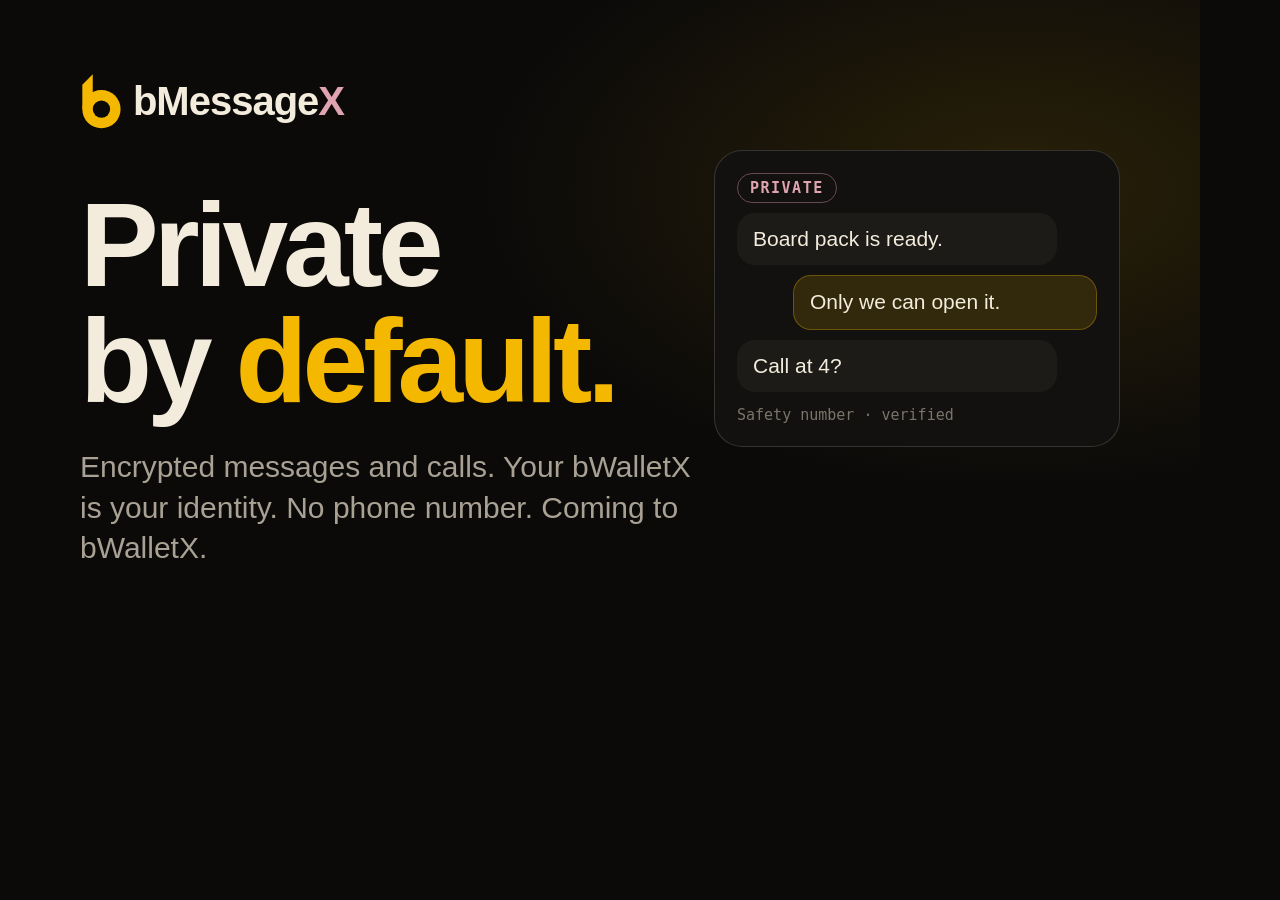
<file: og-src.html>
<!doctype html><html><head><meta charset="utf-8"><style>
html,body{margin:0;width:1200px;height:630px;overflow:hidden;background:#0b0a09;color:#f3ecdc;font-family:-apple-system,"SF Pro Display","Helvetica Neue",Arial,sans-serif}
.c{position:relative;width:1200px;height:630px;padding:72px 80px;box-sizing:border-box;background:radial-gradient(900px 500px at 85% 30%,rgba(245,184,0,.13),transparent 60%)}
.b{display:flex;align-items:center;gap:10px;font-size:40px;font-weight:700;letter-spacing:-1px}.b svg{height:58px}
h1{font-size:118px;line-height:.98;letter-spacing:-5px;margin:58px 0 0;font-weight:800}h1 span{color:#f5b800}
p{font-size:30px;color:#a8a194;margin:28px 0 0;max-width:640px;line-height:1.35}
.t{position:absolute;right:80px;top:150px;width:360px;border:1px solid rgba(243,236,220,.16);border-radius:28px;background:#12110f;padding:22px}
.m{padding:12px 16px;border-radius:18px;margin:10px 0;font-size:21px;line-height:1.35}.i{background:#1d1b18;width:80%}.o{background:rgba(245,184,0,.14);border:1px solid rgba(245,184,0,.3);width:75%;margin-left:auto}
.pill{display:inline-block;font:600 15px Menlo,monospace;letter-spacing:1.5px;color:#e0a3b0;border:1px solid rgba(224,163,176,.4);border-radius:99px;padding:5px 12px}
.s{font:500 15px Menlo,monospace;color:#7a746a;margin-top:14px}
</style></head><body><div class="c">
<div class="b"><svg viewBox="23 8 74 100"><mask id="h"><rect width="140" height="140" fill="#fff"/><circle cx="60" cy="72" r="15" fill="#000"/></mask><g fill="#F5B800" mask="url(#h)"><polygon points="45,12 45,72 27,72 27,30"/><circle cx="60" cy="72" r="33"/></g></svg><span>bMessage<span style="color:#e0a3b0">X</span></span></div>
<h1>Private<br>by <span>default.</span></h1>
<p>Encrypted messages and calls. Your bWalletX is your identity. No phone number. Coming to bWalletX.</p>
<div class="t"><span class="pill">PRIVATE</span><div class="m i">Board pack is ready.</div><div class="m o">Only we can open it.</div><div class="m i">Call at 4?</div><div class="s">Safety number · verified</div></div>
</div></body></html>
</file>
